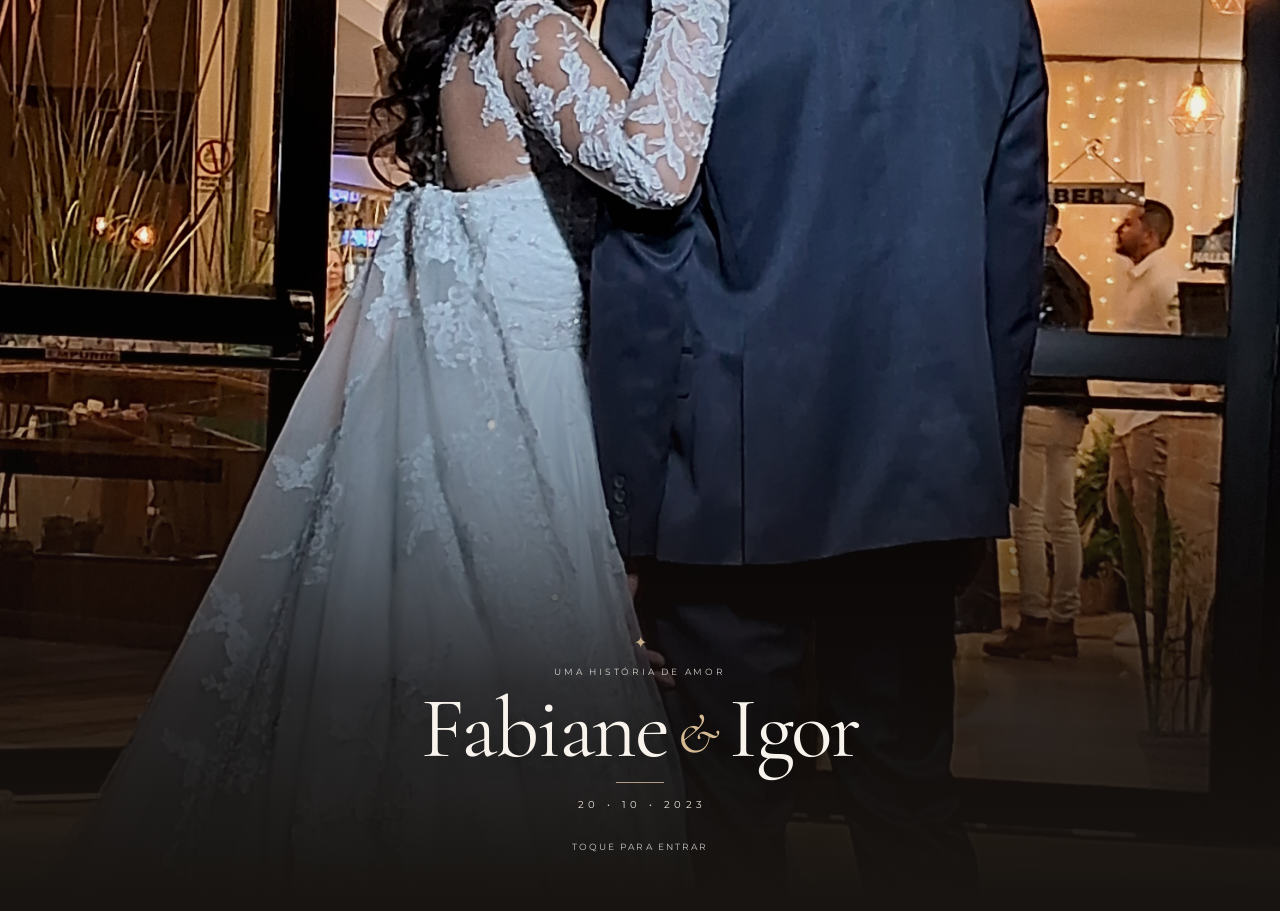
<file: Bodas Algodão/index.html>
<!DOCTYPE html>
<html lang="pt-BR">

<head>
    <meta charset="UTF-8">
    <meta name="viewport" content="width=device-width,initial-scale=1.0,viewport-fit=cover">
    <title>Fabiane & Igor</title>
    <link rel="preconnect" href="https://fonts.googleapis.com">
    <link rel="preconnect" href="https://fonts.gstatic.com" crossorigin>
    <link href="https://fonts.googleapis.com/css2?family=Cormorant+Garamond:wght@400;500;600&family=Montserrat:wght@300;400;500&display=swap" rel="stylesheet">
    <link rel="stylesheet" href="css/style.css">
</head>

<body class="pagina capa" onclick="ir('fotos.html')">
    <div class="foto-fundo capa-img"></div>
    <div class="degrade"></div>
    <div class="conteudo">
        <div class="ornamento">✦</div>
        <small class="eyebrow">UMA HISTÓRIA DE AMOR</small>
        <h1><span>Fabiane</span><i>&</i><span>Igor</span></h1>
        <div class="linha-nome"></div>
        <p class="data">20 • 10 • 2023</p>
        <span class="toque">toque para entrar</span>
    </div>
    <script src="js/script.js"></script>
</body>

</html>
</file>
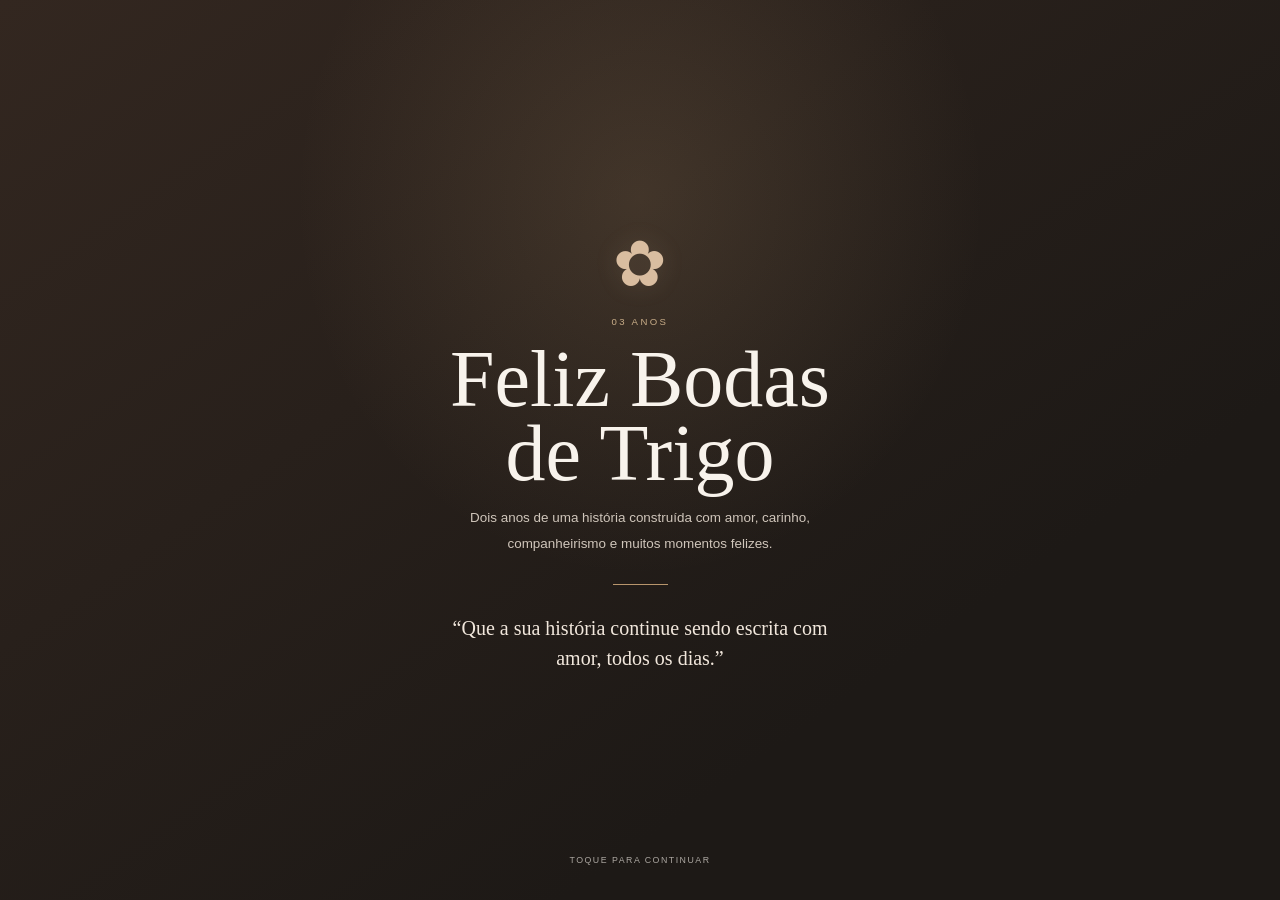
<file: Bodas Algodão/bodas.html>
<!DOCTYPE html>
<html lang="pt-BR">

<head>
    <meta charset="UTF-8">
    <meta name="viewport" content="width=device-width,initial-scale=1.0">
    <title>Bodas de Trigo</title>
    <link rel="stylesheet" href="css/style.css">
</head>

<body class="pagina bodas" onclick="ir('final.html')">
    <div class="algodao">✿</div><small>03 ANOS</small>
    <h1>Feliz Bodas<br>de Trigo</h1>
    <p>Dois anos de uma história construída com amor, carinho, companheirismo e muitos momentos felizes.</p>
    <div class="linha"></div>
    <blockquote>“Que a sua história continue sendo escrita com amor, todos os dias.”</blockquote><span
        class="toque">toque para continuar</span>
    <script src="js/script.js"></script>
</body>

</html>
</file>
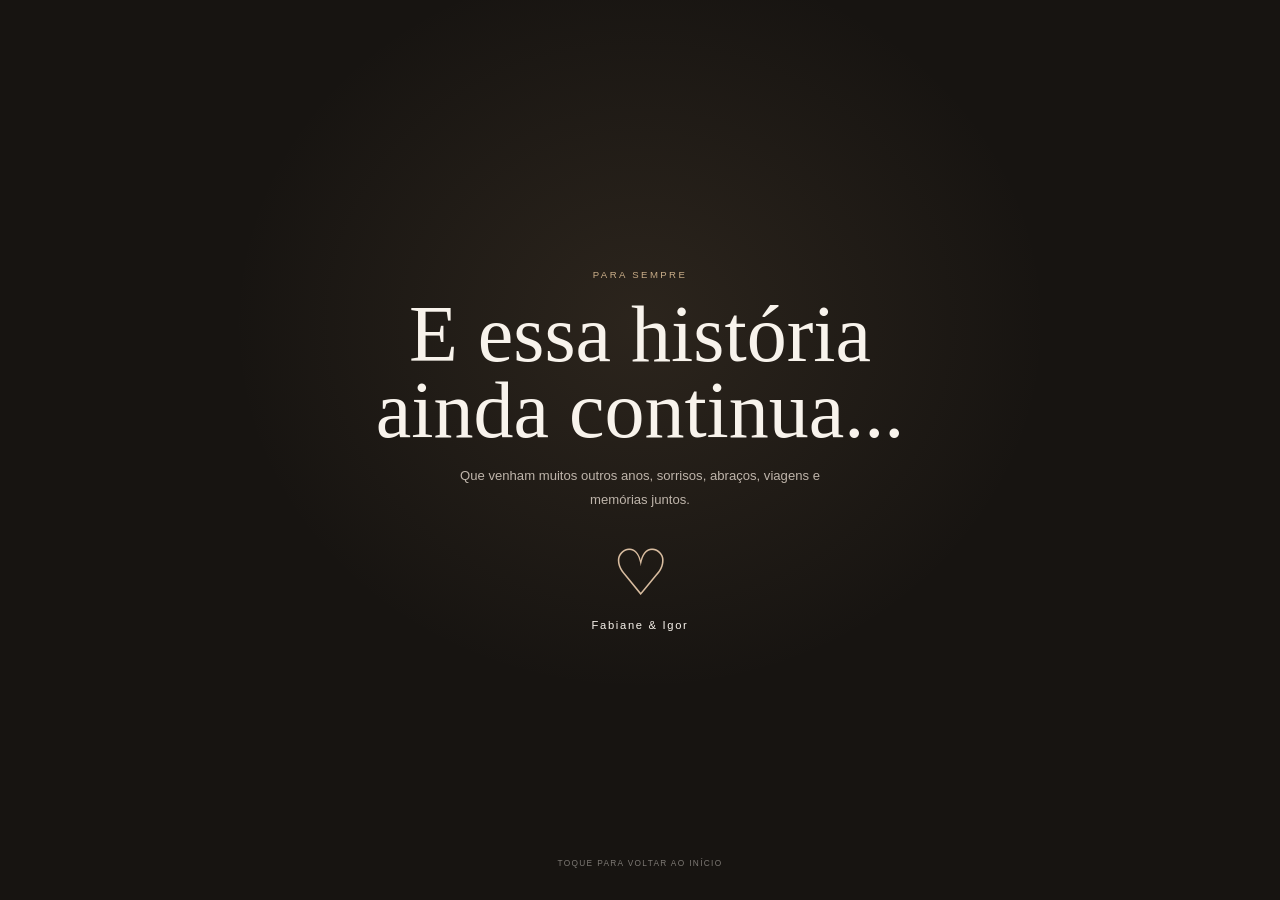
<file: Bodas Algodão/final.html>
<!DOCTYPE html>
<html lang="pt-BR">

<head>
    <meta charset="UTF-8">
    <meta name="viewport" content="width=device-width,initial-scale=1.0">
    <title>Para sempre</title>
    <link rel="stylesheet" href="css/style.css">
</head>

<body class="pagina final" onclick="ir('index.html')"><small>PARA SEMPRE</small>
    <h1>E essa história<br>ainda continua...</h1>
    <p>Que venham muitos outros anos, sorrisos, abraços, viagens e memórias juntos.</p>
    <div class="coracao">♡</div><span>Fabiane & Igor</span><em>toque para voltar ao início</em>
    <script src="js/script.js"></script>
</body>

</html>
</file>
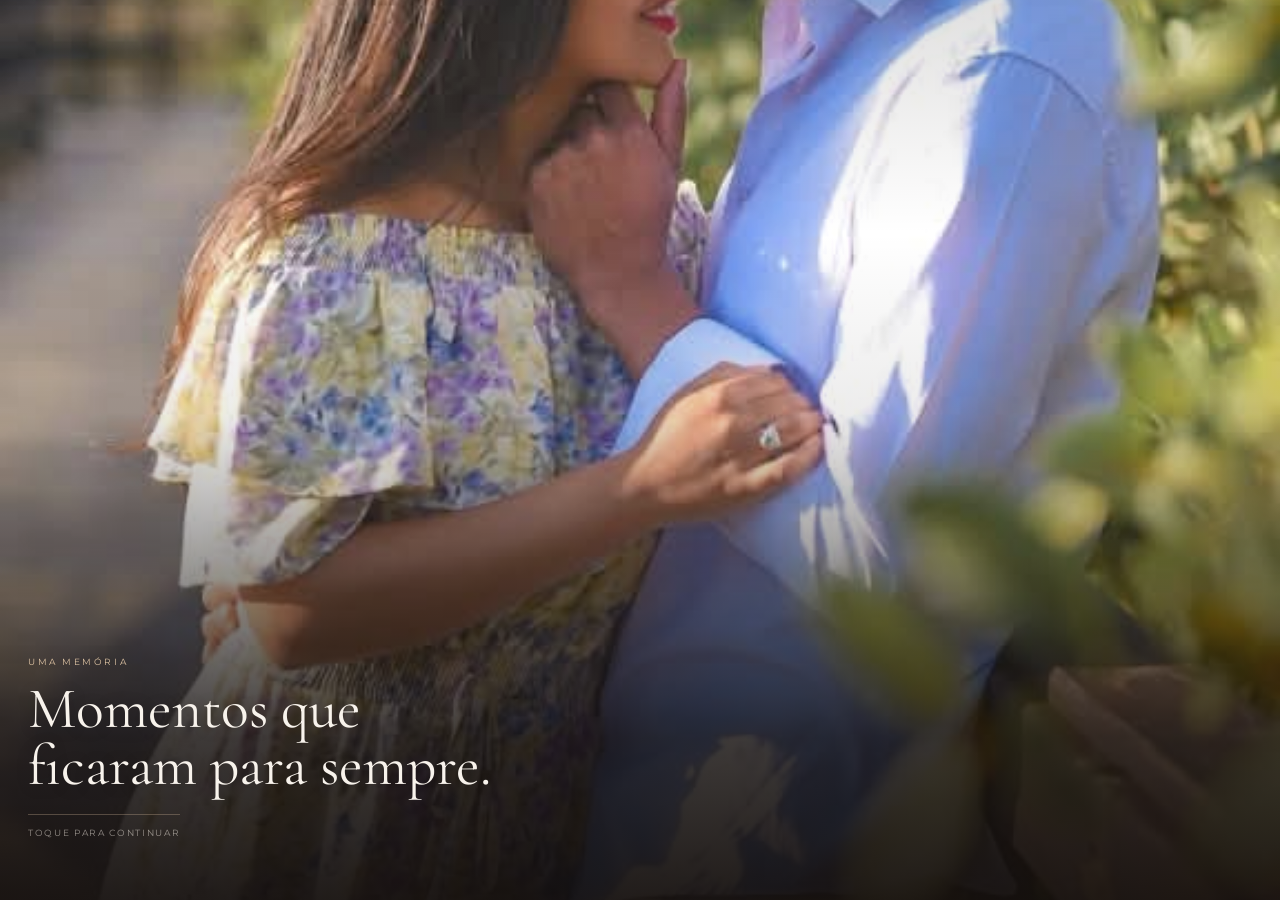
<file: Bodas Algodão/foto1.html>
<!DOCTYPE html>
<html lang="pt-BR">
<head>
  <meta charset="UTF-8">
  <meta name="viewport" content="width=device-width, initial-scale=1.0, viewport-fit=cover">
  <title>Uma Memória | Fabiane & Igor</title>
  <link rel="preconnect" href="https://fonts.googleapis.com">
  <link rel="preconnect" href="https://fonts.gstatic.com" crossorigin>
  <link href="https://fonts.googleapis.com/css2?family=Cormorant+Garamond:wght@400;500;600&family=Montserrat:wght@300;400;500&display=swap" rel="stylesheet">
  <link rel="stylesheet" href="css/style.css">
</head>
<body class="pagina foto-pagina" onclick="ir('foto2.html')" role="link" aria-label="Toque para continuar">
  <img src="img/1.jpeg" alt="Foto 1 de Fabiane e Igor">
  <div class="legenda"><small>UMA MEMÓRIA</small><h1>Momentos que ficaram para sempre.</h1><span>toque para continuar</span></div>
  <script src="js/script.js"></script>
</body>
</html>
</file>
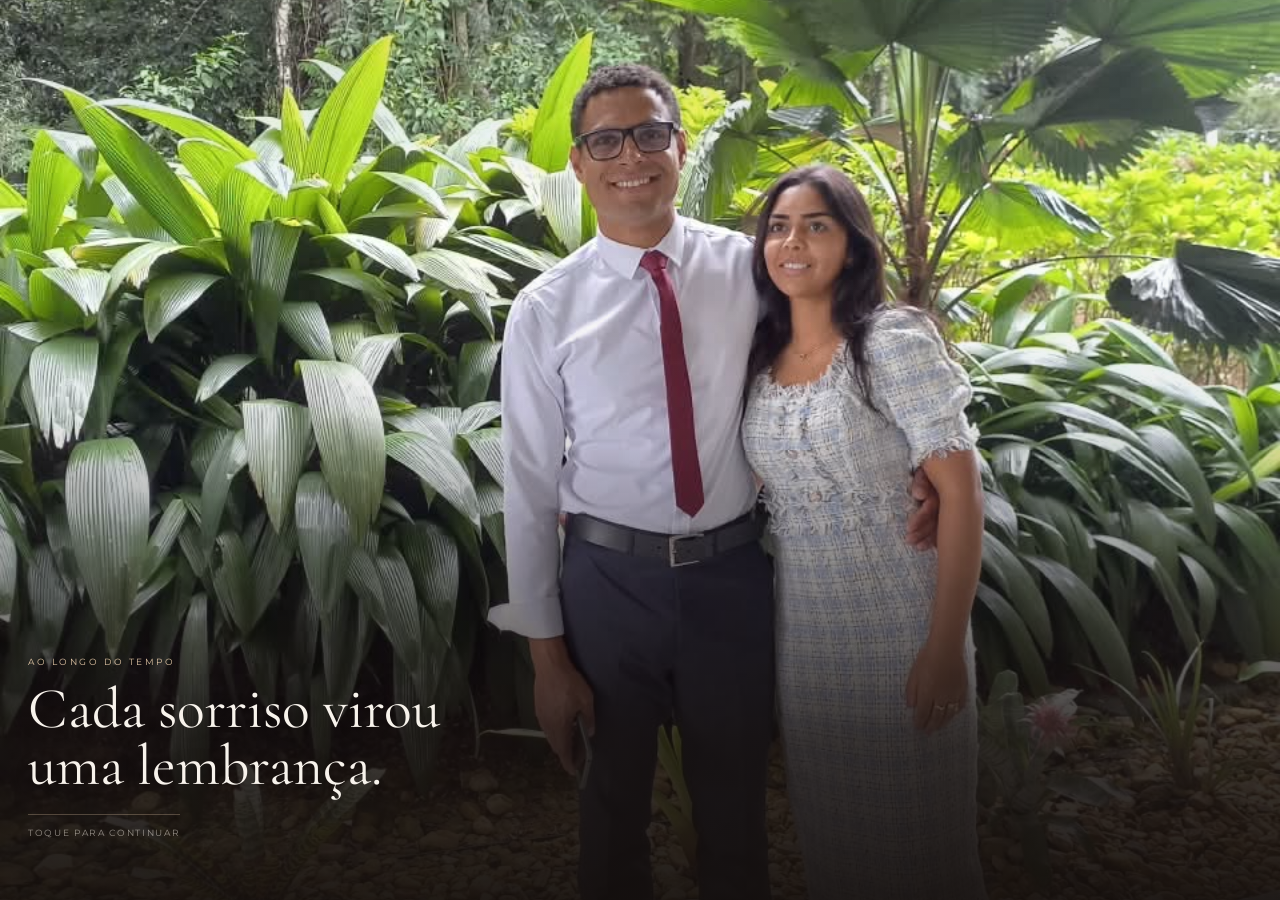
<file: Bodas Algodão/foto2.html>
<!DOCTYPE html>
<html lang="pt-BR">
<head>
  <meta charset="UTF-8">
  <meta name="viewport" content="width=device-width, initial-scale=1.0, viewport-fit=cover">
  <title>Ao Longo Do Tempo | Fabiane & Igor</title>
  <link rel="preconnect" href="https://fonts.googleapis.com">
  <link rel="preconnect" href="https://fonts.gstatic.com" crossorigin>
  <link href="https://fonts.googleapis.com/css2?family=Cormorant+Garamond:wght@400;500;600&family=Montserrat:wght@300;400;500&display=swap" rel="stylesheet">
  <link rel="stylesheet" href="css/style.css">
</head>
<body class="pagina foto-pagina" onclick="ir('foto3.html')" role="link" aria-label="Toque para continuar">
  <img src="img/2.jpeg" alt="Foto 2 de Fabiane e Igor">
  <div class="legenda"><small>AO LONGO DO TEMPO</small><h1>Cada sorriso virou uma lembrança.</h1><span>toque para continuar</span></div>
  <script src="js/script.js"></script>
</body>
</html>
</file>
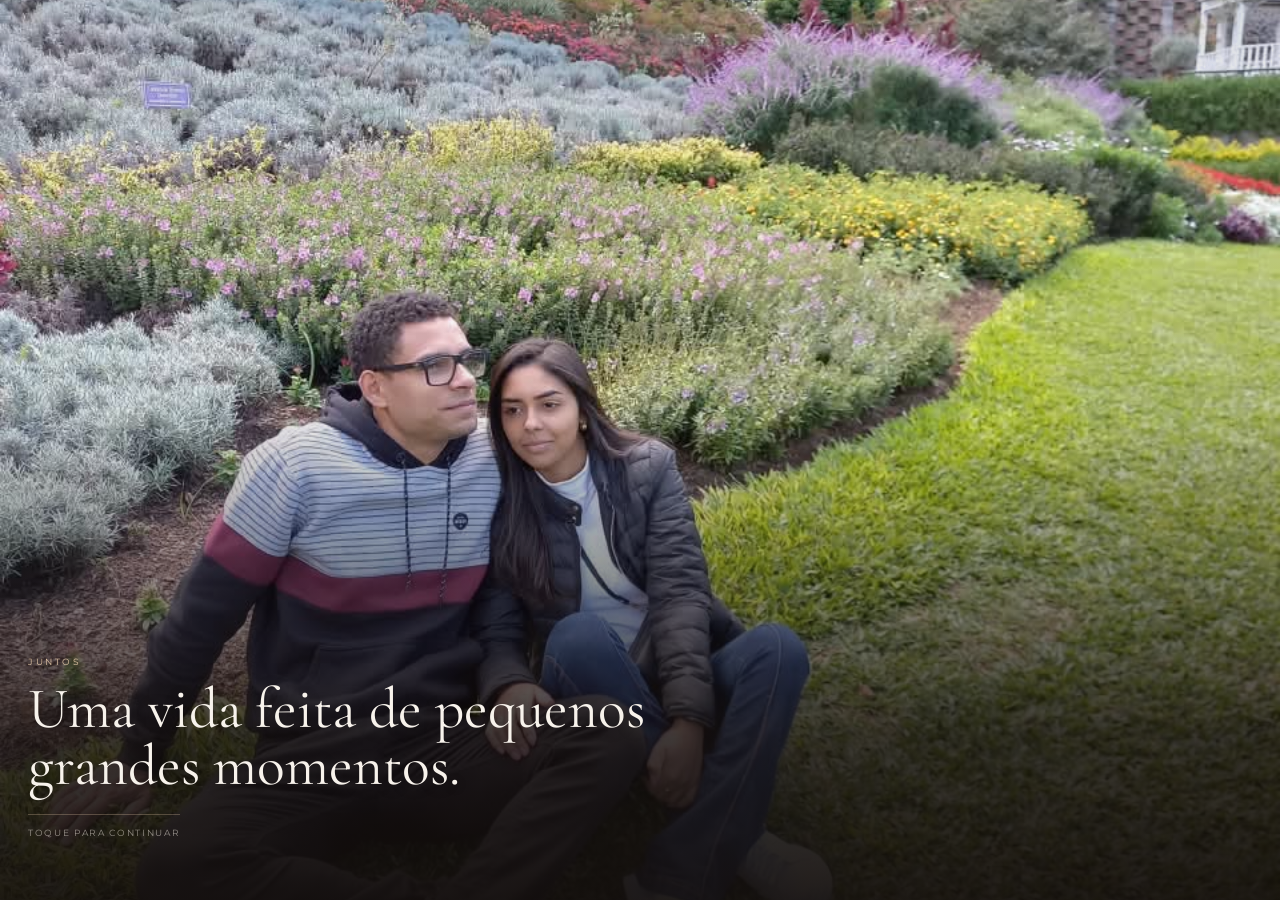
<file: Bodas Algodão/foto3.html>
<!DOCTYPE html>
<html lang="pt-BR">
<head>
  <meta charset="UTF-8">
  <meta name="viewport" content="width=device-width, initial-scale=1.0, viewport-fit=cover">
  <title>Juntos | Fabiane & Igor</title>
  <link rel="preconnect" href="https://fonts.googleapis.com">
  <link rel="preconnect" href="https://fonts.gstatic.com" crossorigin>
  <link href="https://fonts.googleapis.com/css2?family=Cormorant+Garamond:wght@400;500;600&family=Montserrat:wght@300;400;500&display=swap" rel="stylesheet">
  <link rel="stylesheet" href="css/style.css">
</head>
<body class="pagina foto-pagina" onclick="ir('foto4.html')" role="link" aria-label="Toque para continuar">
  <img src="img/3.jpeg" alt="Foto 3 de Fabiane e Igor">
  <div class="legenda"><small>JUNTOS</small><h1>Uma vida feita de pequenos grandes momentos.</h1><span>toque para continuar</span></div>
  <script src="js/script.js"></script>
</body>
</html>
</file>
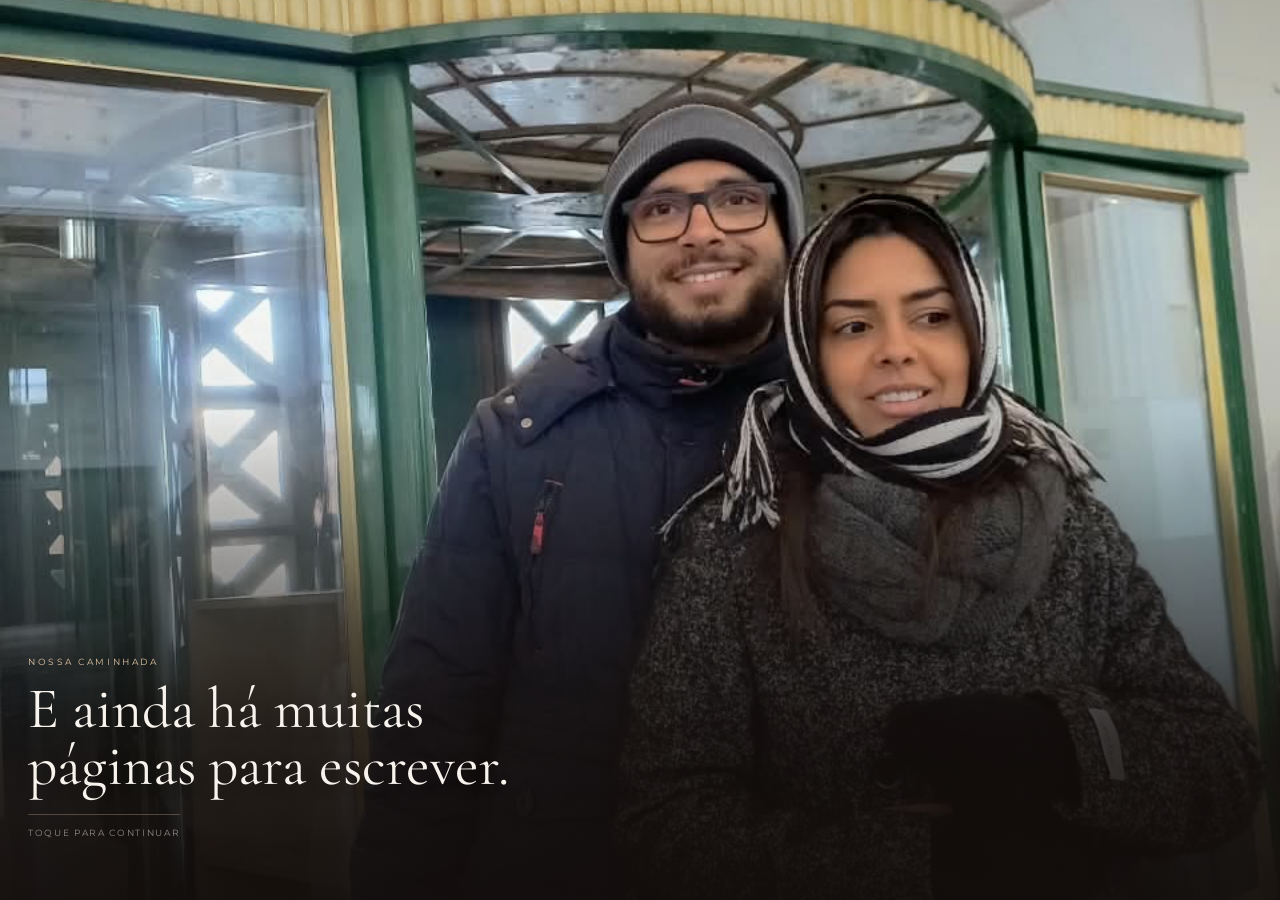
<file: Bodas Algodão/foto4.html>
<!DOCTYPE html>
<html lang="pt-BR">
<head>
  <meta charset="UTF-8">
  <meta name="viewport" content="width=device-width, initial-scale=1.0, viewport-fit=cover">
  <title>Nossa Caminhada | Fabiane & Igor</title>
  <link rel="preconnect" href="https://fonts.googleapis.com">
  <link rel="preconnect" href="https://fonts.gstatic.com" crossorigin>
  <link href="https://fonts.googleapis.com/css2?family=Cormorant+Garamond:wght@400;500;600&family=Montserrat:wght@300;400;500&display=swap" rel="stylesheet">
  <link rel="stylesheet" href="css/style.css">
</head>
<body class="pagina foto-pagina" onclick="ir('foto5.html')" role="link" aria-label="Toque para continuar">
  <img src="img/4.jpeg" alt="Foto 4 de Fabiane e Igor">
  <div class="legenda"><small>NOSSA CAMINHADA</small><h1>E ainda há muitas páginas para escrever.</h1><span>toque para continuar</span></div>
  <script src="js/script.js"></script>
</body>
</html>
</file>
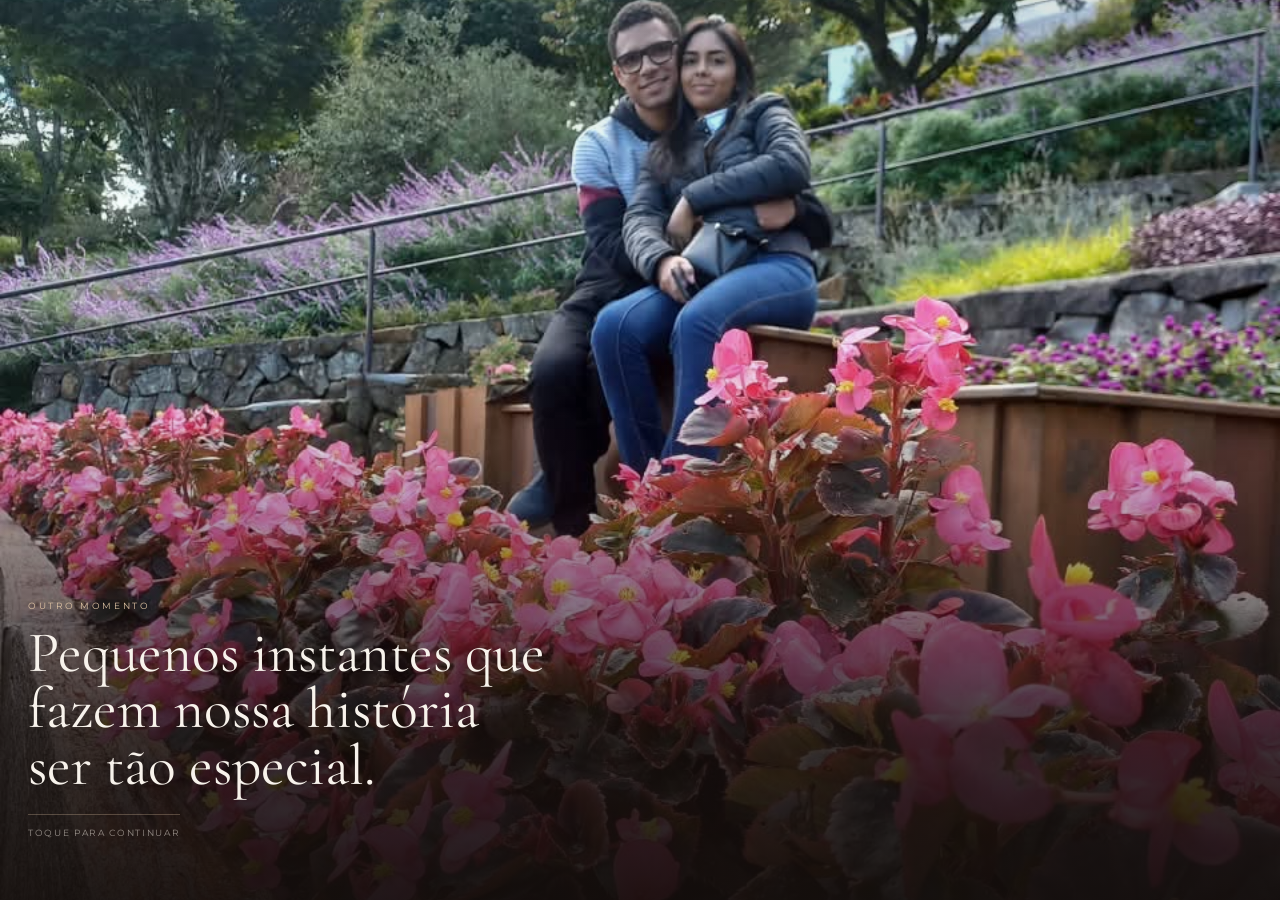
<file: Bodas Algodão/foto5.html>
<!DOCTYPE html>
<html lang="pt-BR">

<head>
  <meta charset="UTF-8">
  <meta name="viewport" content="width=device-width, initial-scale=1.0, viewport-fit=cover">
  <title>Outro Momento | Fabiane & Igor</title>
  <link rel="preconnect" href="https://fonts.googleapis.com">
  <link rel="preconnect" href="https://fonts.gstatic.com" crossorigin>
  <link
    href="https://fonts.googleapis.com/css2?family=Cormorant+Garamond:wght@400;500;600&family=Montserrat:wght@300;400;500&display=swap"
    rel="stylesheet">
  <link rel="stylesheet" href="css/style.css">
</head>

<body class="pagina foto-pagina" onclick="ir('foto9.html')" role="link" aria-label="Toque para continuar">
  <img src="img/5.jpeg" alt="Foto 5 de Fabiane e Igor">
  <div class="legenda"><small>OUTRO MOMENTO</small>
    <h1>Pequenos instantes que fazem nossa história ser tão especial.</h1><span>toque para continuar</span>
  </div>
  <script src="js/script.js"></script>
</body>

</html>
</file>
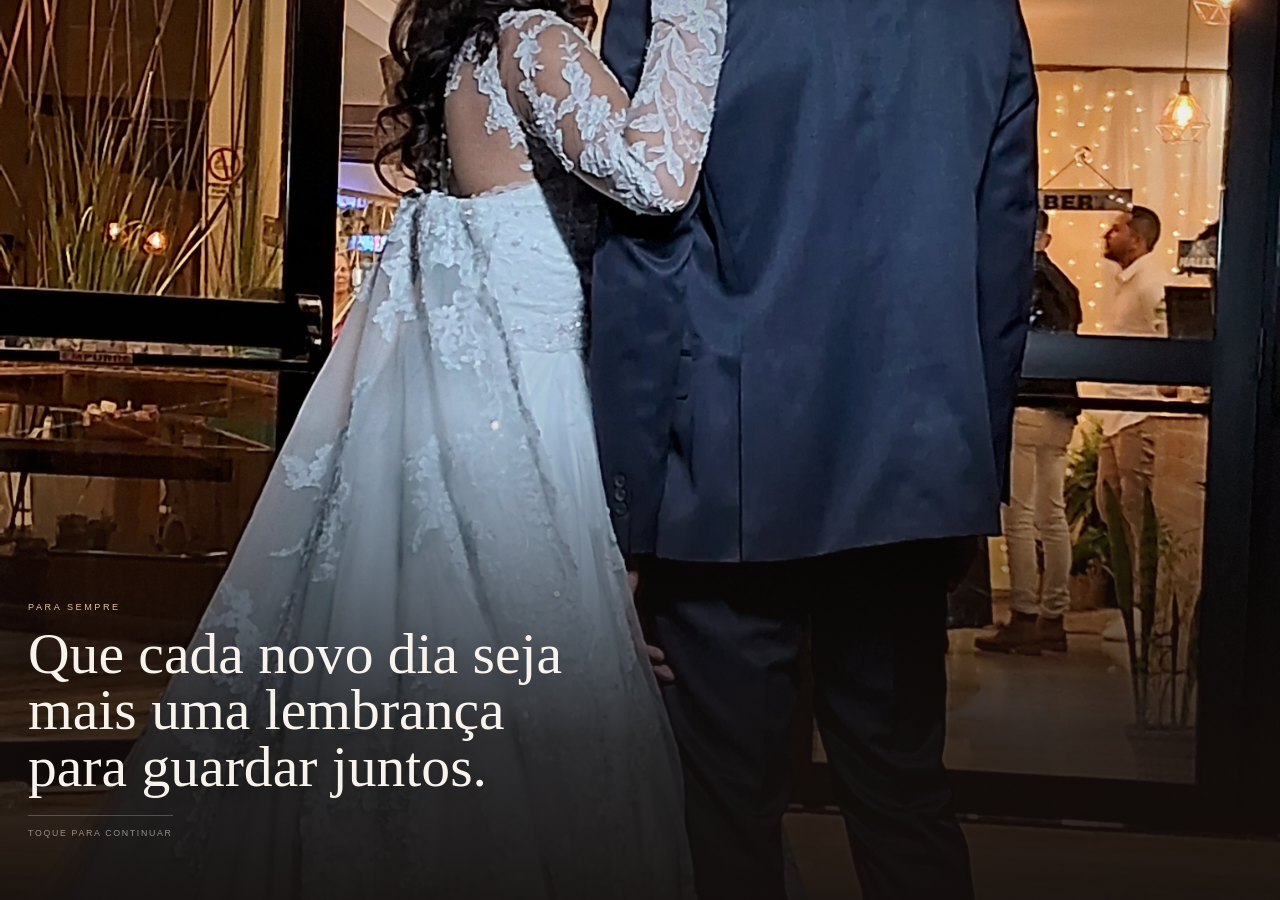
<file: Bodas Algodão/foto9.html>
<!DOCTYPE html>
<html lang="pt-BR">
<head>
    <meta charset="UTF-8">
    <meta name="viewport" content="width=device-width,initial-scale=1.0">
    <title>Mais memórias</title>
    <link rel="stylesheet" href="css/style.css">
</head>
<body class="pagina foto-pagina" onclick="ir('bodas.html')">
    <img src="img/foto-rosto.jpeg">
    <div class="legenda">
        <small>PARA SEMPRE</small>
        <h1>Que cada novo dia seja mais uma lembrança para guardar juntos.</h1>
        <span>toque para continuar</span>
    </div>
    <script src="js/script.js"></script>
</body>
</html>
</file>
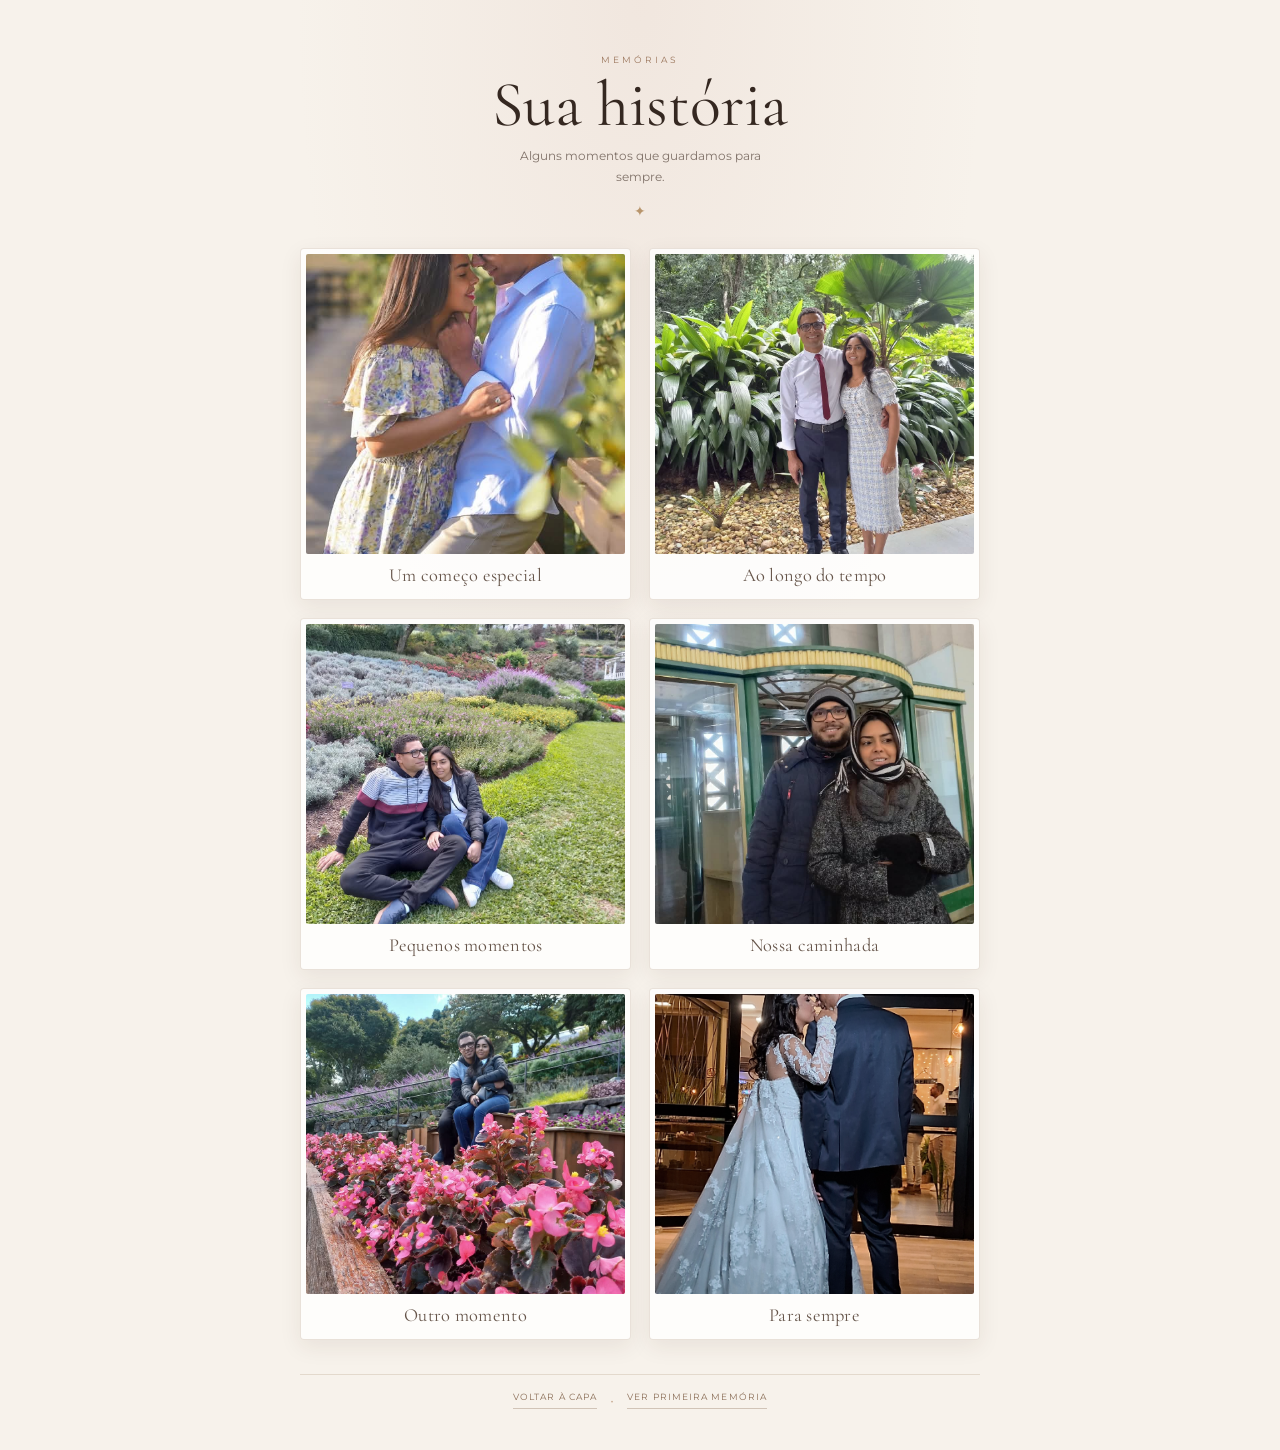
<file: Bodas Algodão/fotos.html>
<!DOCTYPE html>
<html lang="pt-BR">

<head>
  <meta charset="UTF-8">
  <meta name="viewport" content="width=device-width, initial-scale=1.0, viewport-fit=cover">
  <title>Suas Memórias | Fabiane & Igor</title>
  <link rel="preconnect" href="https://fonts.googleapis.com">
  <link rel="preconnect" href="https://fonts.gstatic.com" crossorigin>
  <link
    href="https://fonts.googleapis.com/css2?family=Cormorant+Garamond:wght@400;500;600&family=Montserrat:wght@300;400;500&display=swap"
    rel="stylesheet">
  <link rel="stylesheet" href="css/style.css">
</head>

<body class="pagina-clara galeria-page">
  <header class="cabecalho">
    <small>MEMÓRIAS</small>
    <h1>Sua história</h1>
    <p>Alguns momentos que guardamos para sempre.</p>
  </header>
  <main class="grid-mini">
    <a href="foto1.html" aria-label="Abrir Memória 1"><img src="img/1.jpeg" alt="Fabiane e Igor, memória 1" loading="lazy"><span>Um começo especial</span></a>
    <a href="foto2.html" aria-label="Abrir Memória 2"><img src="img/2.jpeg" alt="Fabiane e Igor, memória 2" loading="lazy"><span>Ao longo do tempo</span></a>
    <a href="foto3.html" aria-label="Abrir Memória 3"><img src="img/3.jpeg" alt="Fabiane e Igor, memória 3" loading="lazy"><span>Pequenos momentos</span></a>
    <a href="foto4.html" aria-label="Abrir Memória 4"><img src="img/4.jpeg" alt="Fabiane e Igor, memória 4" loading="lazy"><span>Nossa caminhada</span></a>
    <a href="foto5.html" aria-label="Abrir Memória 5"><img src="img/5.jpeg" alt="Fabiane e Igor, memória 5" loading="lazy"><span>Outro momento</span></a>
    <a href="foto9.html" aria-label="Abrir Memória 6"><img src="img/foto-rosto.jpeg" alt="Fabiane e Igor, memória 6" loading="lazy"><span>Para sempre</span></a>

  </main>
  <div class="continuar-fotos"><a href="index.html">voltar à capa</a><span> · </span><a href="foto1.html">ver primeira
      memória</a></div>
</body>

</html>
</file>
<file: Bodas Algodão/css/style.css>
* {
    box-sizing: border-box;
    margin: 0;
    padding: 0
}

html,
body {
    width: 100%;
    height: 100%;
    overflow: hidden
}

body {
    background: #171411;
    color: #f8f3ec;
    font-family: "Montserrat", Arial, sans-serif
}

.pagina {
    position: relative;
    width: 100%;
    height: 100svh;
    min-height: 600px;
    cursor: pointer;
    overflow: hidden
}

.capa-img {
    position: absolute;
    inset: 0;
    background: url('../img/foto-rosto.jpeg') center/cover
}

.degrade {
    position: absolute;
    inset: 0;
    background: linear-gradient(to bottom, transparent 28%, rgba(0, 0, 0, .08) 48%, rgba(0, 0, 0, .65) 78%, #171411 100%)
}

.conteudo {
    position: absolute;
    bottom: 55px;
    width: 100%;
    text-align: center;
    padding: 0 25px
}

.conteudo small,
.cabecalho small,
.legenda small,
.bodas small,
.final small {
    letter-spacing: .25em;
    font-size: .6rem
}

.conteudo h1,
.cabecalho h1,
.legenda h1,
.bodas h1,
.final h1 {
    font-family: "Cormorant Garamond", Georgia, serif;
    font-weight: 400;
    line-height: .95
}

.conteudo h1 {
    font-size: 3.6rem;
    margin: 12px 0
}

.conteudo i {
    font-size: .75em
}

.conteudo p {
    letter-spacing: .3em;
    font-size: .7rem
}

.toque,
.aviso {
    display: block;
    margin-top: 35px;
    text-transform: uppercase;
    letter-spacing: .17em;
    font-size: .55rem;
    opacity: .65
}

.pagina-clara {
    background: #f1ebe2;
    color: #302820;
    padding: 55px 22px
}

.cabecalho {
    text-align: center
}

.cabecalho small {
    color: #a48460
}

.cabecalho h1 {
    font-size: 3.1rem;
    margin: 12px 0
}

.cabecalho p {
    font-size: .8rem;
    color: #786e64;
    line-height: 1.6
}

.grid-mini {
    display: grid;
    grid-template-columns: 1fr 1fr;
    gap: 8px;
    margin-top: 38px
}

.grid-mini img {
    width: 100%;
    height: 190px;
    object-fit: cover
}

.aviso {
    text-align: center;
    color: #786e64
}

.foto-pagina>img {
    width: 100%;
    height: 100%;
    object-fit: cover
}

.foto-pagina:after {
    content: '';
    position: absolute;
    inset: 0;
    background: linear-gradient(transparent 35%, rgba(0, 0, 0, .15) 50%, rgba(0, 0, 0, .9) 100%)
}

.legenda {
    position: absolute;
    z-index: 2;
    bottom: 48px;
    left: 0;
    width: 100%;
    padding: 0 27px
}

.legenda small {
    color: #d7bd9c
}

.legenda h1 {
    font-size: 2.5rem;
    margin: 12px 0
}

.legenda span {
    font-size: .55rem;
    letter-spacing: .16em;
    text-transform: uppercase;
    opacity: .65
}

.bodas {
    background: radial-gradient(circle at 20% 20%, rgba(255, 255, 255, .08), transparent 25%), #28221c;
    text-align: center;
    padding: 0 28px;
    display: flex;
    flex-direction: column;
    align-items: center;
    justify-content: center
}

.algodao {
    font-size: 4rem;
    margin-bottom: 15px
}

.bodas small {
    color: #c9ad88
}

.bodas h1 {
    font-size: 3.7rem;
    margin: 15px 0
}

.bodas p {
    max-width: 430px;
    color: #d0c6bb;
    font-size: .84rem;
    line-height: 1.9
}

.linha {
    width: 55px;
    height: 1px;
    background: #b99a76;
    margin: 28px
}

.bodas blockquote {
    font-family: "Cormorant Garamond", Georgia, serif;
    font-size: 1.25rem;
    line-height: 1.5;
    color: #f1e7dc;
    max-width: 400px
}

.bodas .toque {
    position: absolute;
    bottom: 35px
}

.final {
    background: #171411;
    text-align: center;
    display: flex;
    flex-direction: column;
    justify-content: center;
    align-items: center;
    padding: 35px
}

.final small {
    color: #c9ad88
}

.final h1 {
    font-size: 3.6rem;
    margin: 16px 0
}

.final p {
    max-width: 400px;
    color: #bfb5ab;
    line-height: 1.8;
    font-size: .82rem
}

.coracao {
    font-family: "Cormorant Garamond", Georgia, serif;
    font-size: 4rem;
    margin: 25px 0 8px
}

.final span {
    font-size: .7rem;
    letter-spacing: .15em
}

.final em {
    position: absolute;
    bottom: 32px;
    font-style: normal;
    font-size: .52rem;
    letter-spacing: .16em;
    text-transform: uppercase;
    opacity: .45
}

@media(min-width:700px) {
    .conteudo h1 {
        font-size: 5rem
    }

    .foto-pagina>img {
        object-position: center 40%
    }

    .legenda {
        padding-left: 12%;
        bottom: 70px
    }

    .bodas h1,
    .final h1 {
        font-size: 5rem
    }
}
/* Capa refinada */
.capa-img {
    background-position: center center;
    transform: scale(1.025);
    transition: transform 2s ease;
}

.capa:hover .capa-img {
    transform: scale(1.045);
}

.capa .degrade {
    background:
        linear-gradient(to bottom,
            rgba(0,0,0,.03) 18%,
            rgba(0,0,0,.08) 38%,
            rgba(12,9,7,.38) 58%,
            rgba(12,9,7,.82) 78%,
            #171411 100%);
}

.capa .conteudo {
    bottom: max(58px, env(safe-area-inset-bottom));
    padding: 0 26px;
}

.ornamento {
    font-family: "Cormorant Garamond", Georgia, serif;
    font-size: 1rem;
    color: #d3b78f;
    margin-bottom: 13px;
    opacity: .9;
}

.capa .eyebrow {
    display: block;
    color: rgba(255,248,238,.82);
    letter-spacing: .34em;
    font-size: .55rem;
    font-weight: 400;
}

.capa h1 {
    display: flex;
    align-items: center;
    justify-content: center;
    gap: 12px;
    margin: 17px 0 12px;
    font-family: "Cormorant Garamond", Georgia, serif;
    font-size: clamp(3.25rem, 14vw, 5.5rem);
    font-weight: 400;
    letter-spacing: .015em;
    line-height: .82;
    text-shadow: 0 3px 25px rgba(0,0,0,.3);
}

.capa h1 span {
    display: block;
}

.capa h1 i {
    font-family: "Cormorant Garamond", Georgia, serif;
    font-size: .65em;
    font-weight: 400;
    color: #d4b993;
    margin-top: 8px;
}

.linha-nome {
    width: 48px;
    height: 1px;
    margin: 17px auto 15px;
    background: rgba(215,189,156,.8);
}

.capa .data {
    color: rgba(255,248,238,.9);
    letter-spacing: .42em;
    font-size: .62rem;
    padding-left: .42em;
}

.capa .toque {
    margin-top: 38px;
    color: #fff;
    letter-spacing: .24em;
    opacity: .58;
}

@media (min-width:700px) {
    .capa .conteudo { bottom: 72px; }
    .capa h1 { font-size: 5.8rem; }
}

/* Galeria: permite deslizar quando houver mais fotos do que cabe na tela */
html:has(.galeria-page),
body.galeria-page {
    height: auto;
    min-height: 100%;
    overflow-y: auto;
    overflow-x: hidden;
}

.galeria-page {
    min-height: 100svh;
    height: auto;
    cursor: default;
    padding: 55px 22px 45px;
}

.galeria-page .cabecalho {
    margin-bottom: 0;
}

.galeria-page .grid-mini {
    margin-top: 38px;
    padding-bottom: 5px;
}

.galeria-page .grid-mini a {
    display: block;
    overflow: hidden;
}

.galeria-page .grid-mini img {
    display: block;
    transition: transform .35s ease;
}

.galeria-page .grid-mini a:active img {
    transform: scale(.97);
}

.galeria-page .aviso {
    margin: 25px 0 0;
}

.continuar-fotos {
    text-align: center;
    margin-top: 18px;
}

.continuar-fotos a {
    color: #786e64;
    text-decoration: none;
    text-transform: uppercase;
    letter-spacing: .14em;
    font-size: .55rem;
    border-bottom: 1px solid rgba(120, 110, 100, .35);
    padding-bottom: 5px;
}


/* Ajustes finais da galeria e das imagens */
html:has(body.galeria-page) {
    height: auto;
    min-height: 100%;
    overflow-x: hidden;
    overflow-y: auto;
}
body.galeria-page {
    height: auto;
    min-height: 100svh;
    overflow-x: hidden;
    overflow-y: auto;
    -webkit-overflow-scrolling: touch;
}
.galeria-page .grid-mini {
    grid-template-columns: repeat(2, minmax(0, 1fr));
    align-items: stretch;
}
.galeria-page .grid-mini a {
    border-radius: 5px;
    background: #e2d8ca;
}
.galeria-page .grid-mini img {
    width: 100%;
    height: clamp(155px, 48vw, 240px);
    object-fit: cover;
}
.galeria-page .continuar-fotos {
    padding-bottom: max(12px, env(safe-area-inset-bottom));
}
.foto-pagina {
    min-height: 100svh;
    height: 100svh;
}
.foto-pagina > img {
    display: block;
    width: 100%;
    height: 100%;
    object-fit: cover;
    object-position: center;
}
@media (max-width: 360px) {
    .galeria-page { padding: 38px 14px 30px; }
    .galeria-page .grid-mini { gap: 7px; margin-top: 26px; }
    .galeria-page .grid-mini img { height: 155px; }
}


/* ===== Refinamento visual: editorial, acolhedor e elegante ===== */
:root {
  --creme: #f7f2eb;
  --cafe: #29211d;
  --dourado: #b8956c;
  --taupe: #817267;
  --rosa: #d8b9ad;
}

body { -webkit-font-smoothing: antialiased; }
.pagina { isolation: isolate; }
.capa-img { filter: saturate(.88) contrast(1.03); }
.capa .degrade {
  background:
    linear-gradient(180deg, rgba(19,14,12,.08) 0%, rgba(19,14,12,.05) 28%, rgba(19,14,12,.38) 53%, rgba(19,14,12,.82) 76%, #171411 100%);
}
.capa .conteudo { bottom: max(48px, env(safe-area-inset-bottom)); }
.capa .eyebrow { font-size: .58rem; letter-spacing: .3em; }
.capa h1 { gap: 9px; font-size: clamp(3rem, 12vw, 5.4rem); }
.capa h1 span { letter-spacing: -.025em; }
.capa .data { font-size: .65rem; }
.capa .toque { margin-top: 30px; opacity: .76; }
.ornamento { text-shadow: 0 0 18px rgba(211,183,143,.35); }

body.galeria-page {
  background:
    radial-gradient(ellipse at top, rgba(216,185,173,.20), transparent 38%),
    var(--creme);
  color: var(--cafe);
  padding: 34px 18px max(30px, env(safe-area-inset-bottom));
}
.galeria-page .cabecalho {
  position: relative;
  max-width: 620px;
  margin: 0 auto;
  padding: 14px 0 23px;
}
.galeria-page .cabecalho::after {
  content: "✦";
  display: block;
  color: var(--dourado);
  font-size: .85rem;
  margin: 15px auto 0;
}
.galeria-page .cabecalho small {
  color: #9b765c;
  font-size: .58rem;
  letter-spacing: .32em;
}
.galeria-page .cabecalho h1 {
  font-size: clamp(2.8rem, 10vw, 4rem);
  margin: 7px 0 9px;
  line-height: .98;
  color: #352821;
}
.galeria-page .cabecalho p {
  max-width: 280px;
  margin: 0 auto;
  color: #81736a;
  font-size: .77rem;
  line-height: 1.7;
}
.galeria-page .grid-mini {
  max-width: 680px;
  margin: 6px auto 0;
  gap: 13px;
  padding-bottom: 12px;
}
.galeria-page .grid-mini a {
  position: relative;
  display: block;
  padding: 5px;
  border-radius: 4px;
  background: rgba(255,255,255,.8);
  border: 1px solid rgba(168,139,111,.24);
  box-shadow: 0 7px 22px rgba(58,42,31,.08);
  text-decoration: none;
  transition: transform .25s ease, box-shadow .25s ease;
}
.galeria-page .grid-mini a:active {
  transform: translateY(1px) scale(.985);
  box-shadow: 0 3px 10px rgba(58,42,31,.08);
}
.galeria-page .grid-mini img {
  width: 100%;
  height: clamp(175px, 53vw, 285px);
  object-fit: cover;
  display: block;
  border-radius: 2px;
  filter: saturate(.91);
}
.galeria-page .grid-mini a span {
  display: block;
  padding: 10px 5px 8px;
  color: #66554a;
  font-family: "Cormorant Garamond", Georgia, serif;
  font-size: 1.15rem;
  text-align: center;
  letter-spacing: .015em;
}
.galeria-page .continuar-fotos {
  max-width: 680px;
  margin: 22px auto 0;
  padding: 16px 0 10px;
  border-top: 1px solid rgba(168,139,111,.25);
  display: flex;
  justify-content: center;
  align-items: center;
  gap: 13px;
}
.galeria-page .continuar-fotos a {
  color: #8a6d56;
  font-size: .57rem;
  letter-spacing: .12em;
  border-bottom-color: rgba(138,109,86,.35);
  padding-bottom: 6px;
}
.galeria-page .continuar-fotos span { color: #c5a68c; }

.foto-pagina > img {
  filter: saturate(.9) contrast(1.02);
  transition: transform 8s ease;
}
.foto-pagina::after {
  background:
    linear-gradient(180deg, rgba(19,14,12,.13) 0%, transparent 26%, rgba(19,14,12,.08) 46%, rgba(19,14,12,.82) 82%, rgba(19,14,12,.94) 100%);
}
.legenda {
  bottom: max(38px, env(safe-area-inset-bottom));
  padding: 25px 28px 22px;
}
.legenda small {
  color: #dfc4a4;
  font-size: .57rem;
  letter-spacing: .28em;
}
.legenda h1 {
  max-width: 660px;
  font-size: clamp(2.25rem, 8vw, 3.6rem);
  line-height: .98;
  text-wrap: balance;
  text-shadow: 0 2px 18px rgba(0,0,0,.2);
}
.legenda span {
  display: inline-block;
  margin-top: 8px;
  padding-top: 12px;
  border-top: 1px solid rgba(223,196,164,.45);
  color: rgba(255,248,238,.8);
  font-size: .55rem;
  letter-spacing: .19em;
}
.bodas {
  background:
    radial-gradient(ellipse at 50% 22%, rgba(184,149,108,.18), transparent 38%),
    linear-gradient(145deg, #332720, #1d1916 72%);
}
.algodao { color: #d9bda0; text-shadow: 0 0 24px rgba(217,189,160,.15); }
.bodas h1 { line-height: .93; text-wrap: balance; }
.bodas p { max-width: 360px; }
.linha { background: #b8956c; }
.final {
  background:
    radial-gradient(ellipse at 50% 36%, rgba(184,149,108,.13), transparent 45%),
    #171411;
}
.coracao { color: #d9bda0; }
@media (min-width: 700px) {
  .galeria-page { padding: 48px 30px 55px; }
  .galeria-page .grid-mini { gap: 18px; }
  .galeria-page .grid-mini img { height: 300px; }
}
@media (max-width: 360px) {
  .galeria-page { padding: 27px 13px 28px; }
  .galeria-page .grid-mini { gap: 9px; }
  .galeria-page .grid-mini img { height: 160px; }
  .galeria-page .grid-mini a span { font-size: 1.05rem; }
}
@media (prefers-reduced-motion: reduce) {
  *, *::before, *::after { transition: none !important; }
}
</file>
